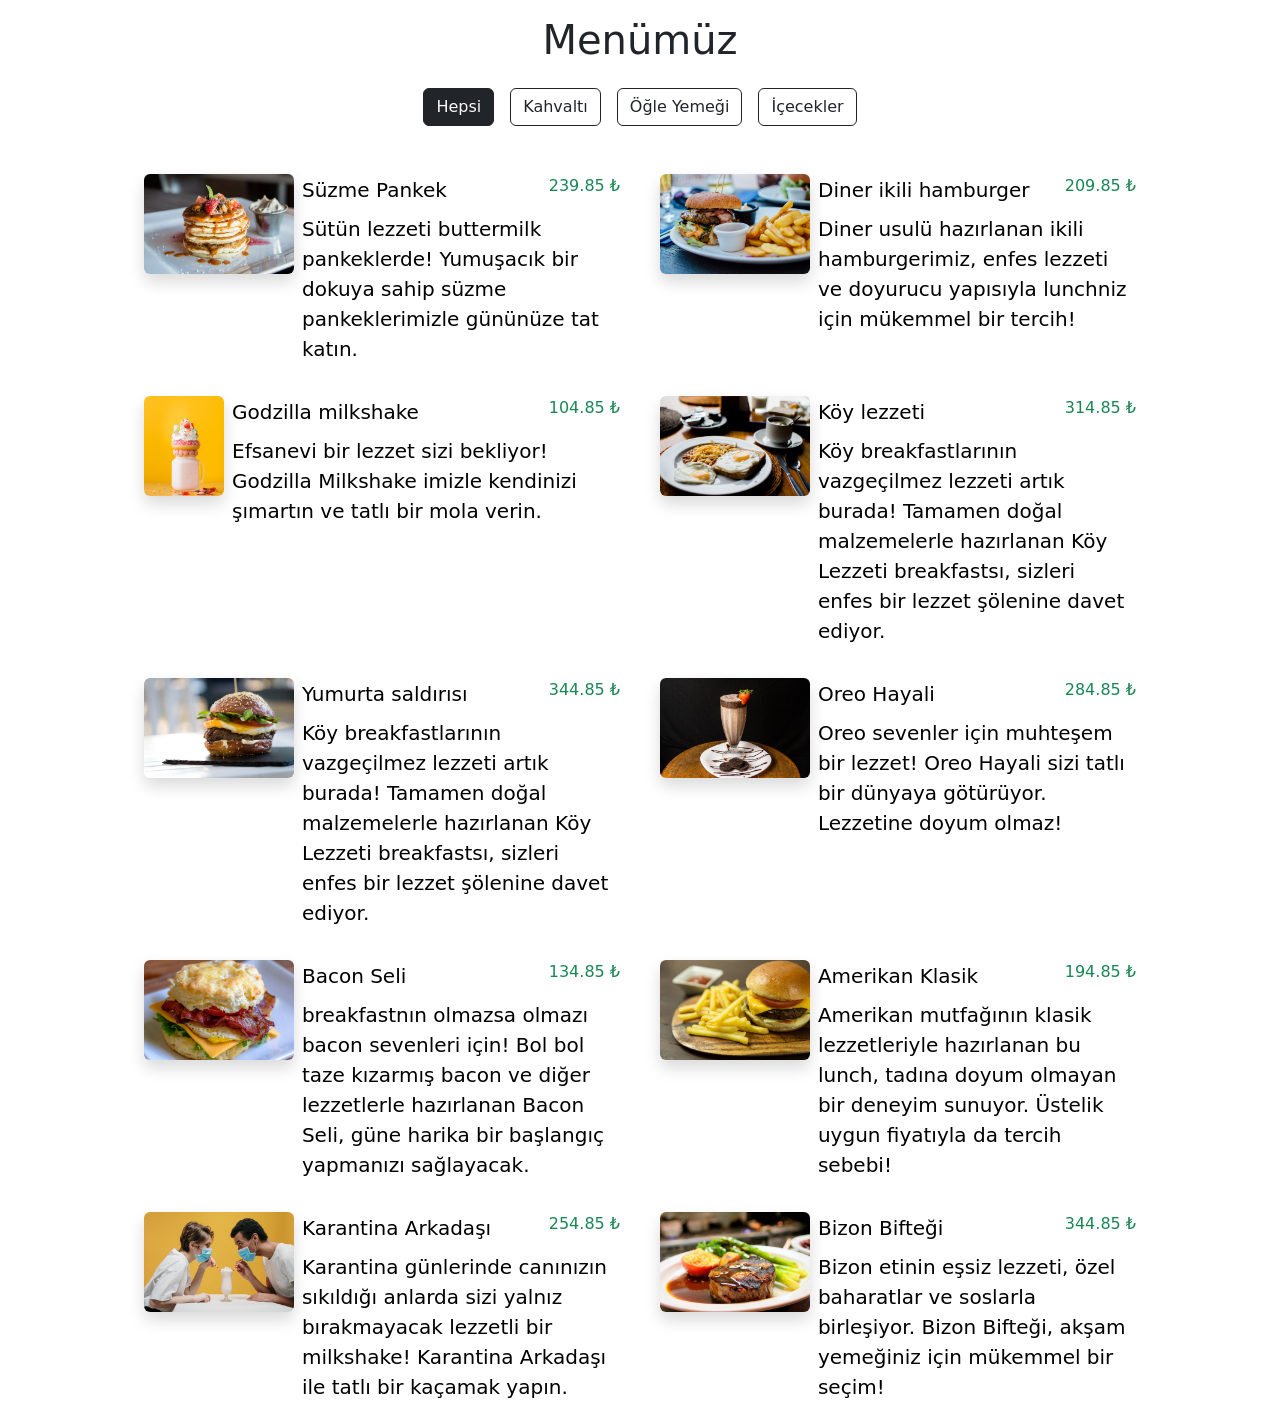
<file: index.html>
<!DOCTYPE html>
<html lang="en">
  <head>
    <meta charset="UTF-8" />
    <meta name="viewport" content="width=device-width, initial-scale=1.0" />
    <title>Document</title>
    <!-- bootstrap cdn -->
    <link
      href="https://cdn.jsdelivr.net/npm/bootstrap@5.3.3/dist/css/bootstrap.min.css"
      rel="stylesheet"
      integrity="sha384-QWTKZyjpPEjISv5WaRU9OFeRpok6YctnYmDr5pNlyT2bRjXh0JMhjY6hW+ALEwIH"
      crossorigin="anonymous"
    />
    <!-- bootstrap icon  -->
    <link
      rel="stylesheet"
      href="https://cdn.jsdelivr.net/npm/bootstrap-icons@1.11.3/font/bootstrap-icons.min.css"
    />
    <!-- css file -->
    <link rel="stylesheet" href="style.css" />
  </head>
  <body>
    <!-- Top Area -->
    <h1 class="text-center my-3">Menümüz</h1>
    <!-- Buttons Area -->
    <div
      class="d-flex justify-content-center align-items-center gap-3 mt-4"
      id="buttons-area"
    >
      <button class="btn btn-outline-dark " data-category="all">Hepsi</button>
      <button class="btn btn-outline-dark" data-category="breakfast">
        Kahvaltı
      </button>
      <button class="btn btn-outline-dark" data-category="lunch">
        Öğle Yemeği
      </button>
      <button class="btn btn-outline-dark" data-category="shakes">
        İçecekler
      </button>
    </div>
    <!-- menu-area -->
    <div class="row justify-content-center gap-3 mt-5" id="menu-area">
      <a
        id="card"
        href="/productDetail.html"
        class="text-decoration-none text-black d-flex flex-column flex-md-row gap-2"
      >
        <img class="rounded shadow" src="images/item-1.jpeg" alt="" />
        <div>
          <div class="d-flex justify-content-between align-items-center">
            <h5>Süzme Pankek</h5>
            <p class="text-success">239.85₺</p>
          </div>
          <p class="lead">
            Sütün lezzeti buttermilk pankeklerde! Yumuşacık bir dokuya sahip
            Süzme pankeklerimizle gününüze tat katın.
          </p>
        </div>
      </a>
      <a
        id="card"
        href="/productDetail.html"
        class="text-decoration-none text-black d-flex flex-column flex-md-row gap-2"
      >
        <img class="rounded shadow" src="images/item-1.jpeg" alt="" />
        <div>
          <div class="d-flex justify-content-between align-items-center">
            <h5>Süzme Pankek</h5>
            <p class="text-success">239.85₺</p>
          </div>
          <p class="lead">
            Sütün lezzeti buttermilk pankeklerde! Yumuşacık bir dokuya sahip
            Süzme pankeklerimizle gününüze tat katın.
          </p>
        </div>
      </a>
      <a
        id="card"
        href="/productDetail.html"
        class="text-decoration-none text-black d-flex flex-column flex-md-row gap-2"
      >
        <img class="rounded shadow" src="images/item-1.jpeg" alt="" />
        <div>
          <div class="d-flex justify-content-between align-items-center">
            <h5>Süzme Pankek</h5>
            <p class="text-success">239.85₺</p>
          </div>
          <p class="lead">
            Sütün lezzeti buttermilk pankeklerde! Yumuşacık bir dokuya sahip
            Süzme pankeklerimizle gününüze tat katın.
          </p>
        </div>
      </a>
      <a
        id="card"
        href="/productDetail.html"
        class="text-decoration-none text-black d-flex flex-column flex-md-row gap-2"
      >
        <img class="rounded shadow" src="images/item-1.jpeg" alt="" />
        <div>
          <div class="d-flex justify-content-between align-items-center">
            <h5>Süzme Pankek</h5>
            <p class="text-success">239.85₺</p>
          </div>
          <p class="lead">
            Sütün lezzeti buttermilk pankeklerde! Yumuşacık bir dokuya sahip
            Süzme pankeklerimizle gününüze tat katın.
          </p>
        </div>
      </a>
      <a
        id="card"
        href="/productDetail.html"
        class="text-decoration-none text-black d-flex flex-column flex-md-row gap-2"
      >
        <img class="rounded shadow" src="images/item-1.jpeg" alt="" />
        <div>
          <div class="d-flex justify-content-between align-items-center">
            <h5>Süzme Pankek</h5>
            <p class="text-success">239.85₺</p>
          </div>
          <p class="lead">
            Sütün lezzeti buttermilk pankeklerde! Yumuşacık bir dokuya sahip
            Süzme pankeklerimizle gününüze tat katın.
          </p>
        </div>
      </a>
      <a
        id="card"
        href="/productDetail.html"
        class="text-decoration-none text-black d-flex flex-column flex-md-row gap-2"
      >
        <img class="rounded shadow" src="images/item-1.jpeg" alt="" />
        <div>
          <div class="d-flex justify-content-between align-items-center">
            <h5>Süzme Pankek</h5>
            <p class="text-success">239.85₺</p>
          </div>
          <p class="lead">
            Sütün lezzeti buttermilk pankeklerde! Yumuşacık bir dokuya sahip
            Süzme pankeklerimizle gününüze tat katın.
          </p>
        </div>
      </a>
      <a
        id="card"
        href="/productDetail.html"
        class="text-decoration-none text-black d-flex flex-column flex-md-row gap-2"
      >
        <img class="rounded shadow" src="images/item-1.jpeg" alt="" />
        <div>
          <div class="d-flex justify-content-between align-items-center">
            <h5>Süzme Pankek</h5>
            <p class="text-success">239.85₺</p>
          </div>
          <p class="lead">
            Sütün lezzeti buttermilk pankeklerde! Yumuşacık bir dokuya sahip
            Süzme pankeklerimizle gününüze tat katın.
          </p>
        </div>
      </a>
      <a
        id="card"
        href="/productDetail.html"
        class="text-decoration-none text-black d-flex flex-column flex-md-row gap-2"
      >
        <img class="rounded shadow" src="images/item-1.jpeg" alt="" />
        <div>
          <div class="d-flex justify-content-between align-items-center">
            <h5>Süzme Pankek</h5>
            <p class="text-success">239.85₺</p>
          </div>
          <p class="lead">
            Sütün lezzeti buttermilk pankeklerde! Yumuşacık bir dokuya sahip
            Süzme pankeklerimizle gününüze tat katın.
          </p>
        </div>
      </a>
      <a
        id="card"
        href="/productDetail.html"
        class="text-decoration-none text-black d-flex flex-column flex-md-row gap-2"
      >
        <img class="rounded shadow" src="images/item-1.jpeg" alt="" />
        <div>
          <div class="d-flex justify-content-between align-items-center">
            <h5>Süzme Pankek</h5>
            <p class="text-success">239.85₺</p>
          </div>
          <p class="lead">
            Sütün lezzeti buttermilk pankeklerde! Yumuşacık bir dokuya sahip
            Süzme pankeklerimizle gününüze tat katın.
          </p>
        </div>
      </a>
    </div>

    <script src="/js/main.js" type="module"></script>
  </body>
</html>
</file>
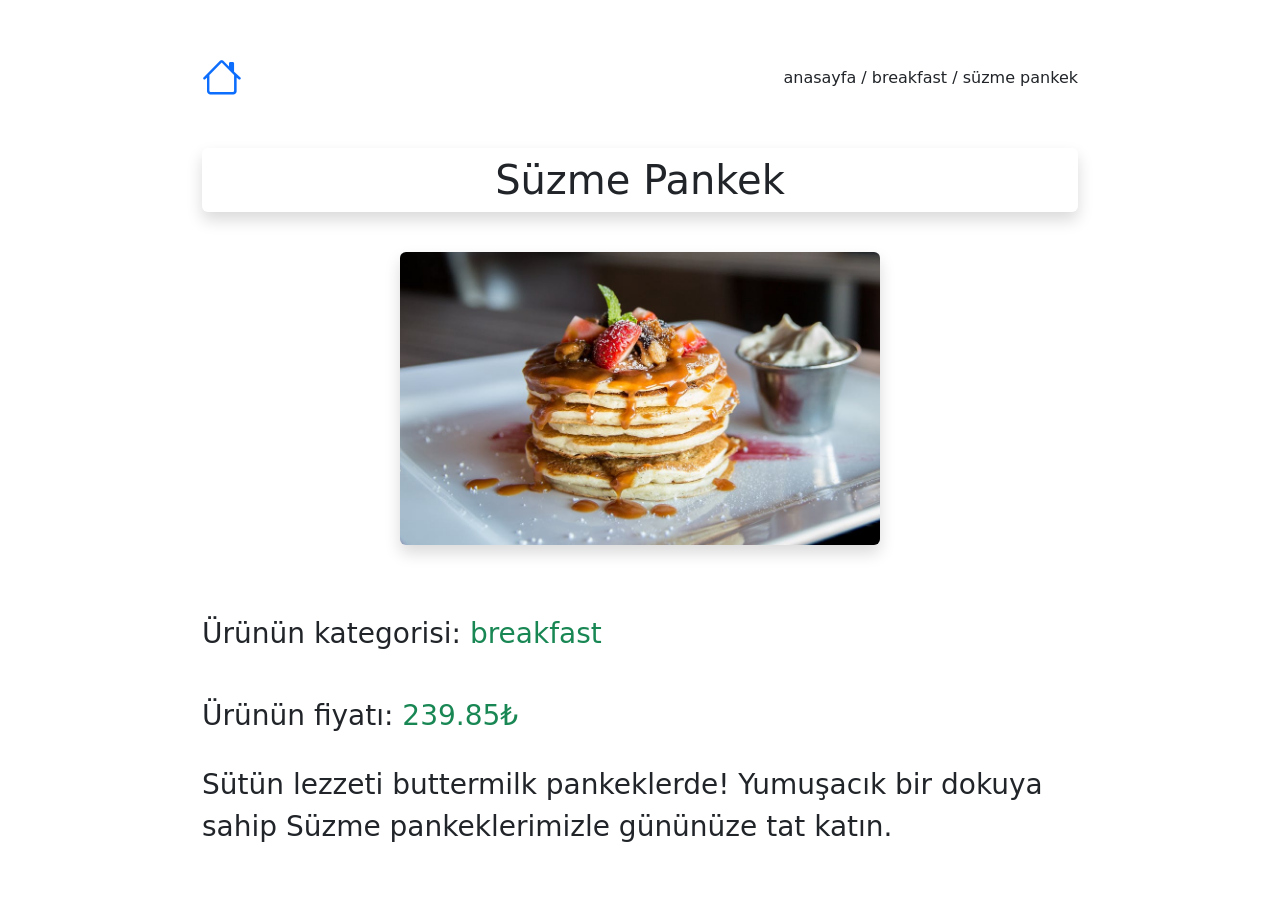
<file: productDetail.html>
<!DOCTYPE html>
<html lang="en">
  <head>
    <meta charset="UTF-8" />
    <meta name="viewport" content="width=device-width, initial-scale=1.0" />
    <title>Document</title>
    <!-- bootstrap cdn -->
    <link
      href="https://cdn.jsdelivr.net/npm/bootstrap@5.3.3/dist/css/bootstrap.min.css"
      rel="stylesheet"
      integrity="sha384-QWTKZyjpPEjISv5WaRU9OFeRpok6YctnYmDr5pNlyT2bRjXh0JMhjY6hW+ALEwIH"
      crossorigin="anonymous"
    />
    <!-- bootstrap icon  -->
    <link
      rel="stylesheet"
      href="https://cdn.jsdelivr.net/npm/bootstrap-icons@1.11.3/font/bootstrap-icons.min.css"
    />
    <!-- css file -->
    <link rel="stylesheet" href="style.css" />
  </head>
  <body>
    <div
      class="container d-flex flex-column gap-4 my-5"
      id="outlet"
      style="max-width: 900px"
    >
      <div class="d-flex justify-content-between align-items-center">
        <a href="/index.html">
          <i class="bi bi-house fs-1"></i>
        </a>
        <div>anasayfa / breakfast / süzme pankek</div>
      </div>
      <h1 class="text-center my-3 shadow p-2 rounded">Süzme Pankek</h1>
      <div class="d-flex justify-content-center align-items-center">
        <img
          style="max-width: 480px"
          class="img-fluid shadow rounded"
          src="./images/item-1.jpeg"
          alt=""
        />
      </div>
      <div>
        <h3 class="my-5">
          Ürünün kategorisi: <span class="text-success">breakfast</span>
        </h3>
        <h3>Ürünün fiyatı: <span class="text-success">239.85₺</span></h3>
      </div>
      <p class="lead fs-3">
        Sütün lezzeti buttermilk pankeklerde! Yumuşacık bir dokuya sahip Süzme
        pankeklerimizle gününüze tat katın.
      </p>
    </div>
    <script src="./js/detail.js" type="module"></script>
  </body>
</html>
</file>
<file: style.css>
* {
  margin: 0;
  padding: 0;
  box-sizing: border-box;
}
#card {
  max-width: 500px;
}
#card img {
  width: 150px;
  height: 100px;
}
@media (max-width: 760px) {
  #card {
    max-width: 400px;
  }
  #card img {
    width: 100%;
    height: 240px;
  }
}
</file>
